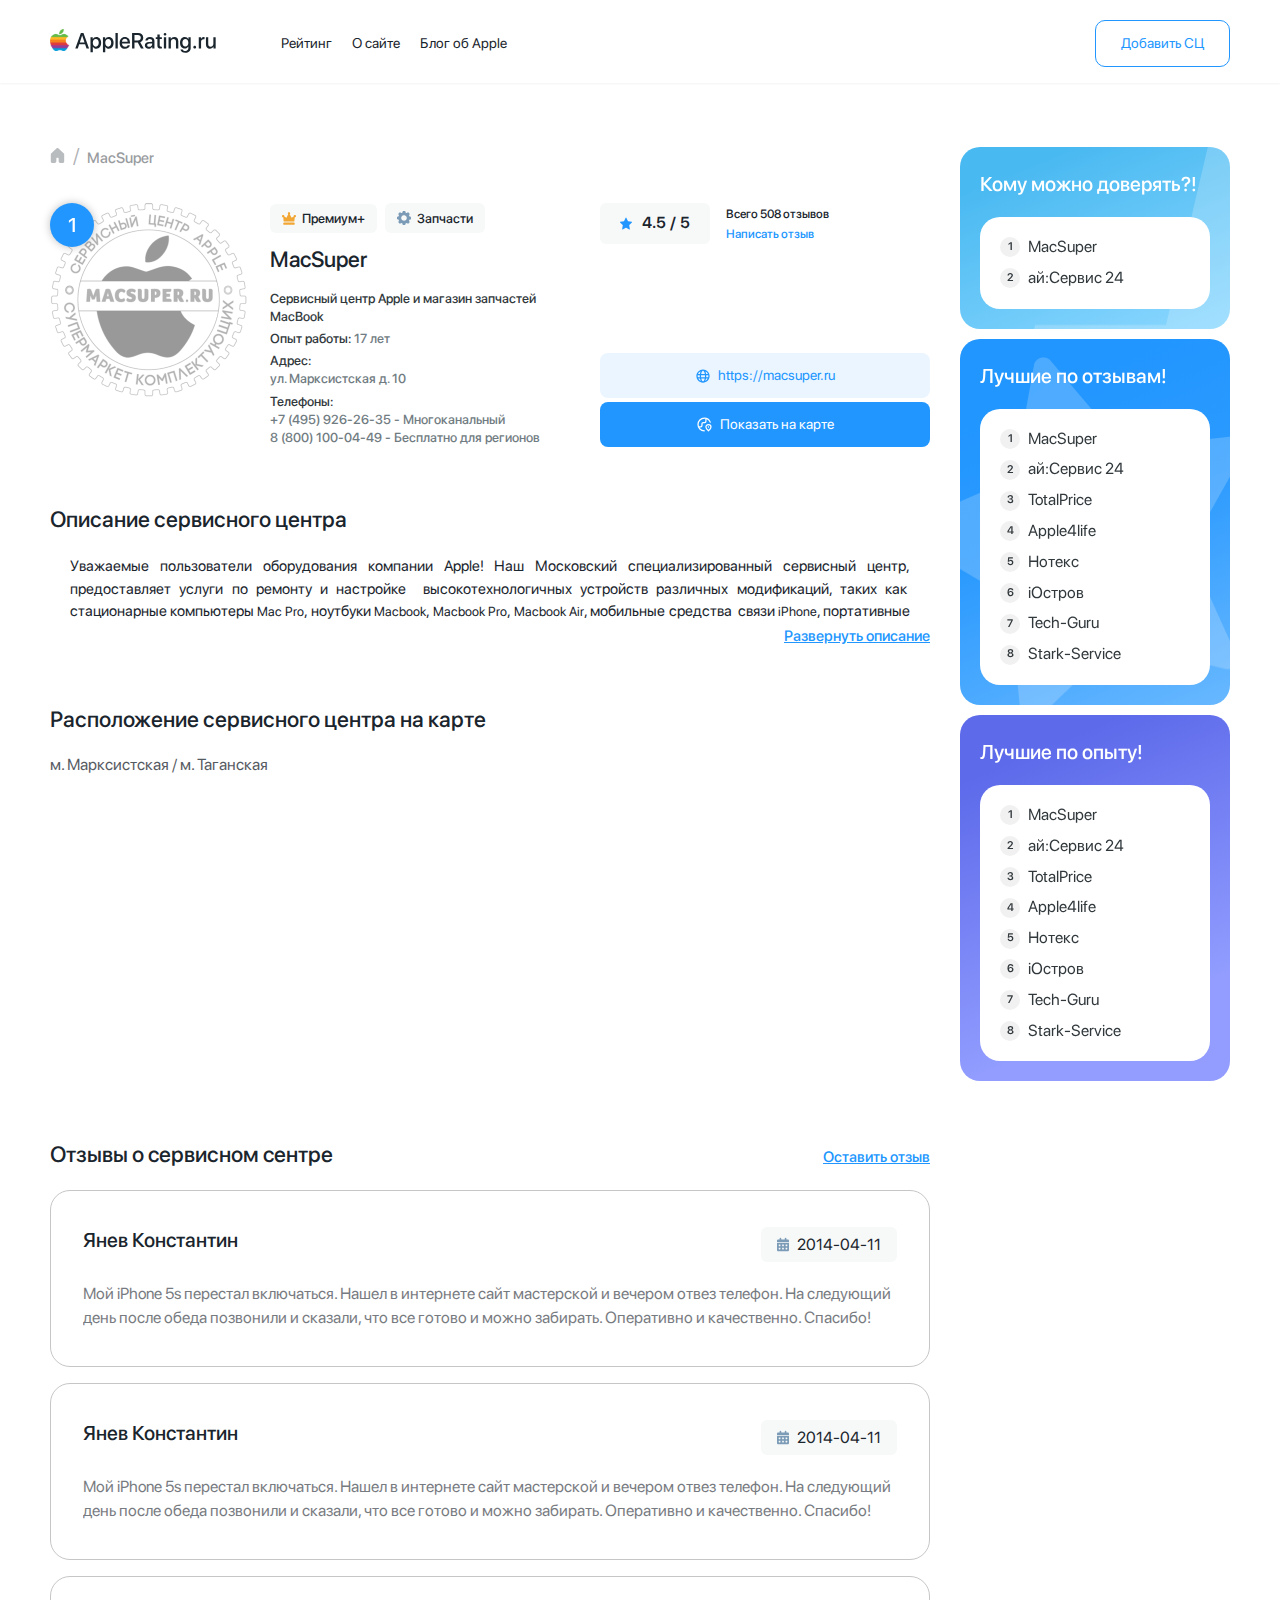
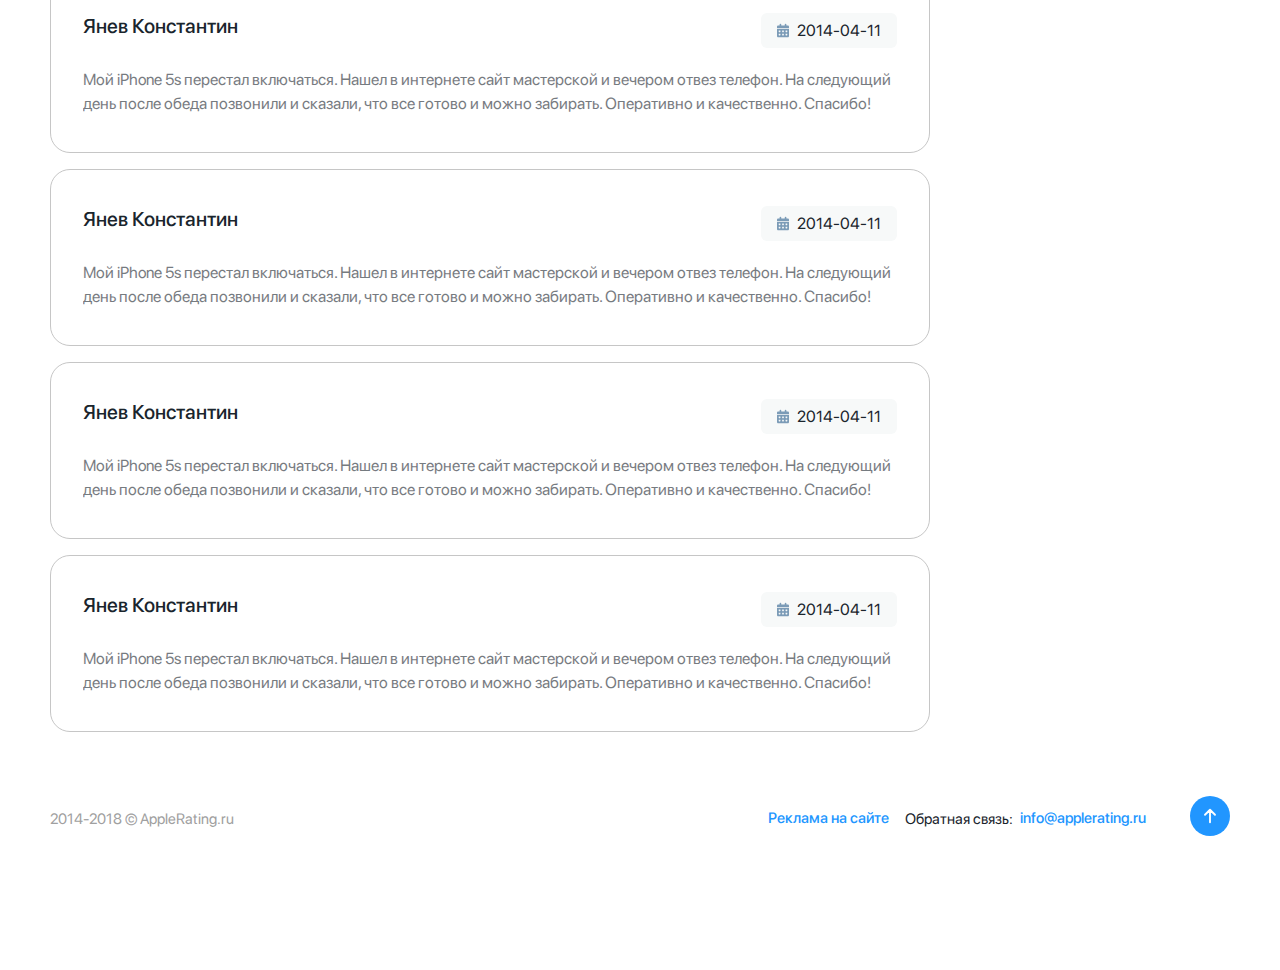
<file: page.html>
<!DOCTYPE html>
<html lang="en">
<head>
    <meta charset="UTF-8">
    <meta name="viewport" content="width=device-width, initial-scale=1.0">
    <title>AppleRating</title>
    <link rel="stylesheet" href="assets/css/style.css">
</head>
<body>
    <header>
        <div class="container">
            <div class="menu_header">
                <a href="index.html" class="logotype">
                    <svg width="167" height="27" viewBox="0 0 167 27" fill="none" xmlns="http://www.w3.org/2000/svg" xmlns:xlink="http://www.w3.org/1999/xlink">
                        <path d="M36.5264 21.5L35.1084 17.3105H29.2002L27.7822 21.5H25.2793L30.876 5.99902H33.4756L39.0723 21.5H36.5264ZM32.1221 8.57715L29.8125 15.377H34.4961L32.1865 8.57715H32.1221ZM46.3877 10.0166C49.2559 10.0166 51.1465 12.2725 51.1465 15.8496C51.1465 19.4268 49.2666 21.6934 46.4307 21.6934C44.8086 21.6934 43.5195 20.8984 42.875 19.6416H42.8213V25.2383H40.501V10.1992H42.7461V12.1436H42.7891C43.4551 10.8438 44.7549 10.0166 46.3877 10.0166ZM45.7754 19.7275C47.6123 19.7275 48.7617 18.2236 48.7617 15.8496C48.7617 13.4863 47.6123 11.9717 45.7754 11.9717C44.0029 11.9717 42.8105 13.5186 42.8105 15.8496C42.8105 18.2021 43.9922 19.7275 45.7754 19.7275ZM58.8271 10.0166C61.6953 10.0166 63.5859 12.2725 63.5859 15.8496C63.5859 19.4268 61.7061 21.6934 58.8701 21.6934C57.248 21.6934 55.959 20.8984 55.3145 19.6416H55.2607V25.2383H52.9404V10.1992H55.1855V12.1436H55.2285C55.8945 10.8438 57.1943 10.0166 58.8271 10.0166ZM58.2148 19.7275C60.0518 19.7275 61.2012 18.2236 61.2012 15.8496C61.2012 13.4863 60.0518 11.9717 58.2148 11.9717C56.4424 11.9717 55.25 13.5186 55.25 15.8496C55.25 18.2021 56.4316 19.7275 58.2148 19.7275ZM65.4658 21.5V5.99902H67.7861V21.5H65.4658ZM74.8975 11.8643C73.2754 11.8643 72.1367 13.0996 72.0186 14.8076H77.6689C77.6152 13.0781 76.5195 11.8643 74.8975 11.8643ZM77.6582 18.1807H79.8604C79.5381 20.2432 77.583 21.7148 74.9941 21.7148C71.6748 21.7148 69.666 19.4697 69.666 15.9033C69.666 12.3584 71.707 9.99512 74.8975 9.99512C78.0342 9.99512 79.9893 12.208 79.9893 15.6348V16.4297H72.0078V16.5693C72.0078 18.5352 73.1895 19.835 75.0479 19.835C76.3691 19.835 77.3467 19.1689 77.6582 18.1807ZM84.4795 8.01855V13.5938H87.8525C89.7109 13.5938 90.7744 12.5732 90.7744 10.8008C90.7744 9.07129 89.6465 8.01855 87.7881 8.01855H84.4795ZM84.4795 15.5381V21.5H82.0732V5.99902H88.0781C91.2686 5.99902 93.2559 7.84668 93.2559 10.7363C93.2559 12.8311 92.1387 14.5283 90.248 15.1621L93.7178 21.5H90.9463L87.7881 15.5381H84.4795ZM99.2607 19.8564C100.883 19.8564 102.15 18.7393 102.15 17.2676V16.376L99.3682 16.5479C97.9824 16.6445 97.1982 17.2568 97.1982 18.2236C97.1982 19.2119 98.0146 19.8564 99.2607 19.8564ZM98.6162 21.6934C96.4033 21.6934 94.8564 20.3184 94.8564 18.2881C94.8564 16.3115 96.3711 15.0977 99.0566 14.9473L102.15 14.7646V13.8945C102.15 12.6377 101.302 11.8857 99.8838 11.8857C98.541 11.8857 97.7031 12.5303 97.499 13.54H95.3076C95.4365 11.499 97.1768 9.99512 99.9697 9.99512C102.709 9.99512 104.46 11.4453 104.46 13.7119V21.5H102.236V19.6416H102.183C101.527 20.8984 100.099 21.6934 98.6162 21.6934ZM107.393 7.52441H109.724V10.1992H111.872V12.0361H109.724V18.2666C109.724 19.2441 110.153 19.6846 111.099 19.6846C111.335 19.6846 111.711 19.6631 111.861 19.6309V21.4678C111.604 21.5322 111.088 21.5752 110.572 21.5752C108.284 21.5752 107.393 20.7051 107.393 18.5244V12.0361H105.749V10.1992H107.393V7.52441ZM113.859 21.5V10.1992H116.18V21.5H113.859ZM115.02 8.54492C114.278 8.54492 113.677 7.9541 113.677 7.22363C113.677 6.48242 114.278 5.8916 115.02 5.8916C115.771 5.8916 116.373 6.48242 116.373 7.22363C116.373 7.9541 115.771 8.54492 115.02 8.54492ZM118.554 21.5V10.1992H120.767V12.0898H120.82C121.433 10.8008 122.636 10.0059 124.376 10.0059C126.868 10.0059 128.297 11.5957 128.297 14.1846V21.5H125.966V14.6357C125.966 12.9385 125.171 12.0039 123.56 12.0039C121.927 12.0039 120.874 13.1641 120.874 14.915V21.5H118.554ZM135.354 19.6201C137.17 19.6201 138.362 18.1484 138.362 15.8174C138.362 13.4971 137.17 11.9717 135.354 11.9717C133.571 11.9717 132.411 13.4648 132.411 15.8174C132.411 18.1807 133.571 19.6201 135.354 19.6201ZM135.376 25.7539C132.712 25.7539 130.735 24.3359 130.445 22.3809H132.776C133.109 23.3262 134.141 23.9492 135.462 23.9492C137.277 23.9492 138.352 22.918 138.352 21.3711V19.5127H138.309C137.675 20.7373 136.343 21.543 134.731 21.543C131.896 21.543 130.037 19.3301 130.037 15.8066C130.037 12.251 131.885 10.0166 134.785 10.0166C136.386 10.0166 137.696 10.8223 138.384 12.1328H138.427V10.1992H140.683V21.2959C140.683 23.9922 138.599 25.7539 135.376 25.7539ZM144.722 21.6182C143.938 21.6182 143.314 20.9951 143.314 20.2109C143.314 19.4268 143.938 18.8037 144.722 18.8037C145.506 18.8037 146.129 19.4268 146.129 20.2109C146.129 20.9951 145.506 21.6182 144.722 21.6182ZM148.761 21.5V10.1992H150.974V12.1221H151.027C151.403 10.8008 152.413 10.0166 153.745 10.0166C154.078 10.0166 154.368 10.0703 154.54 10.1025V12.2617C154.357 12.1865 153.949 12.1328 153.498 12.1328C152.005 12.1328 151.081 13.1318 151.081 14.7324V21.5H148.761ZM165.669 10.1992V21.5H163.445V19.5879H163.392C162.769 20.9414 161.619 21.7041 159.89 21.7041C157.43 21.7041 155.926 20.1035 155.926 17.5146V10.1992H158.246V17.0635C158.246 18.7822 159.062 19.7061 160.663 19.7061C162.339 19.7061 163.349 18.5459 163.349 16.7842V10.1992H165.669Z" fill="#1A252D"/>
                        <rect y="2" width="20" height="22" fill="url(#pattern0_64_2700)"/>
                        <defs>
                        <pattern id="pattern0_64_2700" patternContentUnits="objectBoundingBox" width="1" height="1">
                        <use xlink:href="#image0_64_2700" transform="scale(0.002 0.00181818)"/>
                        </pattern>
                            <image id="image0_64_2700" width="500" height="550" xlink:href="[data-uri]"/>
                        </defs>
                    </svg>
                </a>

                <!-- Бургер-иконка -->
                <div class="burger_icon">
                    <span></span>
                    <span></span>
                    <span></span>
                </div>
    
                <nav class="header_links">
                    <a href="#" class="header_link">Рейтинг</a>
                    <a href="#" class="header_link">О сайте</a>
                    <a href="#" class="header_link">Блог об Apple</a>
                </nav>

                <a href="#" class="btn_small">Добавить СЦ</a>
            </div>  
        </div>

        <!-- Мобильное меню -->
        <nav class="mobile_menu">
            <a href="#" class="mobile_link">Рейтинг</a>
            <a href="#" class="mobile_link">О сайте</a>
            <a href="#" class="mobile_link">Блог об Apple</a>
            <a href="#" class="mobile_btn">Добавить СЦ</a>
        </nav>
    </header>


    <section class="main full_page">
        <div class="container main_container">
            <div class="raiting">

                <div class="breadcrumbs">
                    <a href="index.html" class="home">
                        <svg width="15" height="15" viewBox="0 0 12 13" fill="none" xmlns="http://www.w3.org/2000/svg">
                            <g clip-path="url(#clip0_2002_5817)">
                            <path opacity="1" d="M5.31299 0.26139C5.69849 -0.10308 6.30151 -0.10308 6.68701 0.26139L11.5305 4.84073C11.8302 5.12407 12 5.51829 12 5.9307V11.4999C12 12.3283 11.3284 12.9999 10.5 12.9999H8.5C7.67157 12.9999 7 12.3283 7 11.4999V8.99994C7 8.72383 6.77614 8.49997 6.5 8.49997H5.5C5.22386 8.49997 5 8.72383 5 8.99994V11.4999C5 12.3283 4.32843 12.9999 3.5 12.9999H1.5C0.67157 12.9999 0 12.3283 0 11.4999V5.9307C0 5.51829 0.1698 5.12407 0.46948 4.84073L5.31299 0.26139Z" fill="#1A252D"/>
                            </g>
                        <defs>
                        <clipPath id="clip0_2002_5817">
                        <rect width="12" height="13" fill="white"/>
                        </clipPath>
                        </defs>
                        </svg>
                    </a>

                    <div class="slash">
                        /
                    </div>
                        
                    <a href="page.html" class="item">
                        MacSuper
                    </a>
                </div>

                <div class="raiting_box">
                    <div class="card">
                        <div class="image_box">
                            <div class="rait_place">
                                1
                            </div>
                            <img src="assets/media/serviceImages/service-1.png" alt="image" class="service_logotype">
                        </div>
                        
                        <div class="card_info">
                            <div class="tag_box">
                                <div class="tag">
                                    <svg class="svg-tag-icon" width="14" height="13" viewBox="0 0 11 10" fill="none" xmlns="http://www.w3.org/2000/svg">
                                        <path d="M9.16667 8.18245H1.83333C1.59022 8.18245 1.35706 8.27819 1.18515 8.44862C1.01324 8.61905 0.916667 8.8502 0.916667 9.09122C0.916667 9.33225 1.01324 9.5634 1.18515 9.73383C1.35706 9.90425 1.59022 10 1.83333 10H9.16667C9.40978 10 9.64294 9.90425 9.81485 9.73383C9.98676 9.5634 10.0833 9.33225 10.0833 9.09122C10.0833 8.8502 9.98676 8.61905 9.81485 8.44862C9.64294 8.27819 9.40978 8.18245 9.16667 8.18245Z" fill="#F2A633"/>
                                        <path d="M10.0833 2.27541C9.84022 2.27541 9.60706 2.37115 9.43515 2.54158C9.26324 2.71201 9.16667 2.94316 9.16667 3.18418C9.16676 3.24662 9.17321 3.30888 9.18592 3.37003L7.52125 4.36105L6.11829 1.57929C6.25462 1.45564 6.35007 1.29404 6.39214 1.11567C6.4342 0.937299 6.42091 0.750491 6.35402 0.57974C6.28712 0.408988 6.16973 0.262266 6.01725 0.158811C5.86477 0.0553568 5.68431 0 5.49954 0C5.31477 0 5.13432 0.0553568 4.98183 0.158811C4.82935 0.262266 4.71197 0.408988 4.64507 0.57974C4.57817 0.750491 4.56488 0.937299 4.60695 1.11567C4.64901 1.29404 4.74447 1.45564 4.88079 1.57929L3.47875 4.36105L1.81408 3.37003C1.82679 3.30888 1.83324 3.24662 1.83333 3.18418C1.83333 3.00444 1.77957 2.82874 1.67885 2.6793C1.57812 2.52985 1.43496 2.41337 1.26746 2.34458C1.09996 2.2758 0.91565 2.2578 0.737834 2.29287C0.560018 2.32794 0.396684 2.41449 0.268486 2.54158C0.140288 2.66868 0.0529837 2.83061 0.0176139 3.00689C-0.0177559 3.18318 0.000397174 3.3659 0.0697775 3.53196C0.139158 3.69801 0.256649 3.83995 0.407394 3.9398C0.558139 4.03966 0.735368 4.09296 0.916667 4.09296C0.933625 4.09296 0.949209 4.08887 0.965709 4.08796L1.32 7.27367H9.68L10.0343 4.08796C10.0508 4.08796 10.0664 4.09296 10.0833 4.09296C10.3264 4.09296 10.5596 3.99721 10.7315 3.82678C10.9034 3.65636 11 3.42521 11 3.18418C11 2.94316 10.9034 2.71201 10.7315 2.54158C10.5596 2.37115 10.3264 2.27541 10.0833 2.27541Z" fill="#F2A633"/>
                                    </svg>
                                        
                                    <p class="tag_name">Премиум+</p>
                                </div>
                                <div class="tag">
                                    <svg class="svg-tag-icon" width="14" height="14" viewBox="0 0 11 11" fill="none" xmlns="http://www.w3.org/2000/svg">
                                        <path d="M10.6253 4.42793L9.66835 4.10895C9.60329 3.91111 9.52426 3.71814 9.43187 3.53149L9.89933 2.63506C9.95022 2.53195 9.9675 2.41548 9.94876 2.30203C9.93002 2.18859 9.87619 2.08387 9.79484 2.0026L8.9974 1.22166C8.91807 1.13758 8.81426 1.08064 8.70073 1.05892C8.58719 1.0372 8.4697 1.05181 8.36494 1.10067L7.46851 1.55164C7.28186 1.45924 7.08889 1.38021 6.89105 1.31515L6.59957 0.374721C6.5613 0.26089 6.48683 0.162712 6.38752 0.0951838C6.28822 0.0276555 6.16954 -0.00551175 6.04961 0.000747923H4.94969C4.83439 0.000450305 4.72192 0.0363958 4.62817 0.103504C4.53441 0.170611 4.46412 0.265487 4.42723 0.374721L4.10825 1.33165C3.91041 1.39671 3.71744 1.47574 3.53079 1.56813L2.63436 1.10067C2.53125 1.04978 2.41478 1.0325 2.30133 1.05124C2.18789 1.06998 2.08317 1.12381 2.0019 1.20516L1.22096 2.0026C1.13689 2.08193 1.07994 2.18574 1.05822 2.29927C1.0365 2.41281 1.05111 2.5303 1.09997 2.63506L1.55094 3.53149C1.45854 3.71814 1.37951 3.91111 1.31445 4.10895L0.357522 4.42793C0.251372 4.46758 0.16006 4.53905 0.0960741 4.63257C0.0320877 4.72609 -0.00144968 4.83709 4.80659e-05 4.95039V6.05031C-0.000249552 6.16561 0.0356959 6.27808 0.102804 6.37183C0.169912 6.46559 0.264787 6.53588 0.374021 6.57277L1.33095 6.89175C1.39601 7.08959 1.47504 7.28256 1.56743 7.46921L1.09997 8.36564C1.04908 8.46875 1.0318 8.58522 1.05054 8.69867C1.06928 8.81211 1.12311 8.91683 1.20446 8.9981L1.9854 9.77904C2.06591 9.86672 2.17269 9.92591 2.28971 9.94773C2.40673 9.96955 2.52766 9.95281 2.63436 9.90003L3.53079 9.44906C3.71744 9.54146 3.91041 9.62049 4.10825 9.68555L4.42723 10.6425C4.46688 10.7486 4.53835 10.8399 4.63187 10.9039C4.72539 10.9679 4.83639 11.0014 4.94969 11H6.04961C6.16491 11.0002 6.27738 10.9643 6.37113 10.8972C6.46489 10.8301 6.53518 10.7352 6.57207 10.626L6.89105 9.66905C7.08889 9.60399 7.28186 9.52496 7.46851 9.43256L8.36494 9.88353C8.46805 9.93442 8.58452 9.9517 8.69797 9.93296C8.81141 9.91422 8.91613 9.86039 8.9974 9.77904L9.77834 8.9981C9.86242 8.91877 9.91936 8.81496 9.94108 8.70143C9.9628 8.58789 9.94819 8.4704 9.89933 8.36564L9.44836 7.46921C9.54076 7.28256 9.61979 7.08959 9.68485 6.89175L10.6253 6.60027C10.7391 6.562 10.8373 6.48753 10.9048 6.38822C10.9723 6.28892 11.0055 6.17024 10.9993 6.05031V4.95039C10.9995 4.83509 10.9636 4.72262 10.8965 4.62887C10.8294 4.53511 10.7345 4.46482 10.6253 4.42793ZM5.49965 7.70019C5.06456 7.70019 4.63925 7.57117 4.27748 7.32945C3.91572 7.08773 3.63376 6.74416 3.46726 6.34219C3.30076 5.94022 3.2572 5.49791 3.34208 5.07118C3.42696 4.64445 3.63647 4.25248 3.94413 3.94483C4.25178 3.63717 4.64376 3.42766 5.07048 3.34278C5.49721 3.2579 5.93952 3.30146 6.34149 3.46796C6.74346 3.63446 7.08703 3.91642 7.32875 4.27818C7.57047 4.63995 7.69949 5.06526 7.69949 5.50035C7.69949 6.08378 7.46772 6.64332 7.05517 7.05587C6.64262 7.46842 6.08308 7.70019 5.49965 7.70019Z" fill="#7B9BB7"/>
                                    </svg>
                                        
                                    <p class="tag_name">Запчасти</p>
                                </div>
                            </div>

                            <div class="card_name">
                                MacSuper
                            </div>

                            <div class="card_description">
                                <div class="card_description_item">
                                    Сервисный центр Apple и магазин запчастей MacBook
                                </div>

                                <div class="card_description_box card_description_box-1">
                                    Опыт работы: <span class="data_service" id="data_service">17 лет</span>
                                </div>

                                <div class="card_description_box">
                                    Адрес: 
                                    <span class="data_service" id="data_service">ул. Марксистская д. 10</span>
                                </div>

                                <div class="card_description_box">
                                    Телефоны: 
                                    <span class="data_service" id="data_service">
                                        +7 (495) 926-26-35 - Многоканальный<br>
                                        8 (800) 100-04-49 - Бесплатно для регионов </span>
                                </div>
                            </div>
                        </div>

                        <div class="card_actions">
                            <div class="review_box">
                                <div class="grade_box">
                                    <svg width="12" height="13" viewBox="0 0 12 13" fill="none" xmlns="http://www.w3.org/2000/svg">
                                        <path d="M5.69897 0.696193C5.82211 0.434602 6.17789 0.434602 6.30103 0.696193L7.89507 4.08252C7.94397 4.1864 8.03849 4.2584 8.14783 4.27506L11.7122 4.81808C11.9876 4.86003 12.0975 5.21479 11.8983 5.41841L9.31905 8.0543C9.23993 8.13516 9.20382 8.25166 9.2225 8.36583L9.83137 12.0878C9.87841 12.3753 9.59057 12.5945 9.34429 12.4588L6.15621 10.7015C6.05842 10.6476 5.94158 10.6476 5.84379 10.7015L2.65571 12.4588C2.40943 12.5945 2.12159 12.3753 2.16863 12.0878L2.7775 8.36583C2.79618 8.25166 2.76007 8.13516 2.68095 8.0543L0.101743 5.41841C-0.0974985 5.21479 0.0124457 4.86003 0.287791 4.81808L3.85217 4.27506C3.96151 4.2584 4.05603 4.1864 4.10493 4.08252L5.69897 0.696193Z" fill="#2196FF"/>
                                    </svg>
                                    
                                    <div class="grade_num_box">
                                        <div class="grade_num">4.5</div>
                                        <div class="grade_num">/</div>
                                        <div class="grade_num" id="grade_num">5</div>
                                    </div>
                                </div>

                                <div class="review_text_box">
                                    <div class="title">Всего 508 отзывов</div>
                                    <a href="#write_review" class="review_link">Написать отзыв</a>
                                </div>
                            </div>

                            <div class="btn_box">
                                <a target="_blank" href="https://macsuper.ru" class="btn_big sky_blue">

                                    <svg class="btn-icon" width="14" height="14" viewBox="0 0 14 14" fill="none" xmlns="http://www.w3.org/2000/svg">
                                        <path d="M1.75 4.875C1.40482 4.875 1.125 5.15482 1.125 5.5C1.125 5.84518 1.40482 6.125 1.75 6.125V4.875ZM12.25 6.125C12.5952 6.125 12.875 5.84518 12.875 5.5C12.875 5.15482 12.5952 4.875 12.25 4.875V6.125ZM1.81299 8.24994C1.46781 8.24994 1.18799 8.52976 1.18799 8.87494C1.18799 9.22012 1.46781 9.49994 1.81299 9.49994V8.24994ZM12.313 9.49994C12.6582 9.49994 12.938 9.22012 12.938 8.87494C12.938 8.52976 12.6582 8.24994 12.313 8.24994V9.49994ZM12.375 7C12.375 9.96853 9.96853 12.375 7 12.375V13.625C10.6589 13.625 13.625 10.6589 13.625 7H12.375ZM7 12.375C4.03147 12.375 1.625 9.96853 1.625 7H0.375C0.375 10.6589 3.34111 13.625 7 13.625V12.375ZM1.625 7C1.625 4.03147 4.03147 1.625 7 1.625V0.375C3.34111 0.375 0.375 3.34111 0.375 7H1.625ZM7 1.625C9.96853 1.625 12.375 4.03147 12.375 7H13.625C13.625 3.34111 10.6589 0.375 7 0.375V1.625ZM7 12.375C6.84435 12.375 6.64681 12.3055 6.41265 12.0791C6.17548 11.8499 5.93334 11.4879 5.71644 10.9921C5.28346 10.0024 5 8.5915 5 7H3.75C3.75 8.72221 4.05417 10.3113 4.57125 11.4932C4.82938 12.0832 5.15289 12.5999 5.54382 12.9778C5.93776 13.3587 6.43077 13.625 7 13.625V12.375ZM5 7C5 5.4085 5.28346 3.99755 5.71644 3.00787C5.93334 2.5121 6.17548 2.15014 6.41265 1.92085C6.64681 1.69447 6.84435 1.625 7 1.625V0.375C6.43077 0.375 5.93776 0.641315 5.54382 1.02217C5.15289 1.40011 4.82938 1.91683 4.57125 2.50685C4.05417 3.68874 3.75 5.27779 3.75 7H5ZM7 13.625C7.56923 13.625 8.06224 13.3587 8.45618 12.9778C8.84712 12.5999 9.17062 12.0832 9.42875 11.4932C9.94583 10.3113 10.25 8.72221 10.25 7H9C9 8.5915 8.71654 10.0024 8.28356 10.9921C8.06666 11.4879 7.82452 11.8499 7.58735 12.0791C7.35319 12.3055 7.15565 12.375 7 12.375V13.625ZM10.25 7C10.25 5.27779 9.94583 3.68874 9.42875 2.50685C9.17062 1.91683 8.84712 1.40011 8.45618 1.02217C8.06224 0.641315 7.56923 0.375 7 0.375V1.625C7.15565 1.625 7.35319 1.69447 7.58735 1.92085C7.82452 2.15014 8.06666 2.5121 8.28356 3.00787C8.71654 3.99755 9 5.4085 9 7H10.25ZM1.75 6.125H12.25V4.875H1.75V6.125ZM1.81299 9.49994H12.313V8.24994H1.81299V9.49994Z" fill="#2196FF"/>
                                    </svg>
                                        
                                    https://macsuper.ru
                                </a>

                                <a href="#map_service" class="btn_big blue">
                                    <svg class="btn-icon"  width="15" height="15" viewBox="0 0 15 15" fill="none" xmlns="http://www.w3.org/2000/svg">
                                        <path d="M7.34146 13.8416C3.83917 13.8416 1 11.0024 1 7.50015C1 3.99786 3.83917 1.15869 7.34146 1.15869C10.0028 1.15869 12.2812 2.79809 13.222 5.1221M1.79268 9.8782H3.64228C4.37192 9.8782 4.96341 9.28671 4.96341 8.55706V6.83958C4.96341 6.10994 5.55491 5.51845 6.28455 5.51845H7.60569C8.33533 5.51845 8.92683 4.92695 8.92683 4.19731V1.95137M11.4634 10.0367V9.98905M14 9.98159C14 11.6359 11.4634 13.8416 11.4634 13.8416C11.4634 13.8416 8.92683 11.6359 8.92683 9.98159C8.92683 8.61113 10.0625 7.50015 11.4634 7.50015C12.8643 7.50015 14 8.61113 14 9.98159Z" stroke="white" stroke-width="1.25" stroke-linecap="round" stroke-linejoin="round"/>
                                    </svg>
                                        
                                    Показать на карте
                                </a>
                            </div>
                        </div>
                    </div>

                    <div class="more_info">
                        <div class="h4">Описание сервисного центра</div>

                        <div class="expandable-content">
                            <div class="description">
                                <div class="content">
                                    <div class="about_box">
                            
                                        <div class="inner" style="margin: 0px auto; padding: 0px 20px; color: rgb(119, 119, 119); ">
                                            <p style="margin: 0px 0px 20px; text-align: justify;">
                                                Уважаемые пользователи оборудования компании Apple! Наш Московский специализированный сервисный центр, предоставляет услуги по ремонту и настройке&nbsp; высокотехнологичных устройств различных модификаций, таких как&nbsp; стационарные компьютеры&nbsp;<font color="#0088cc" size="2"><span style="cursor: pointer;">Mac</span></font><font color="#0088cc" size="2"><span style="cursor: pointer;"> Pro</span></font>, ноутбуки&nbsp;<font color="#0088cc" size="2"><span style="cursor: pointer;">Macboo</span></font><font color="#0088cc" size="2"><span style="cursor: pointer;">k</span></font>,&nbsp;<font color="#0088cc" size="2"><span style="cursor: pointer;">Macbook </span></font><font color="#0088cc" size="2"><span style="cursor: pointer;">Pro</span></font>,&nbsp;<font color="#0088cc" size="2"><span style="cursor: pointer;">Macb</span></font><font color="#0088cc" size="2"><span style="cursor: pointer;">ook Air</span></font>, мобильные средства &nbsp;связи&nbsp;<font color="#0088cc" size="2"><span style="cursor: pointer;">iPh</span></font><font color="#0088cc" size="2"><span style="cursor: pointer;">one</span></font>, портативные аудио плейеры iPod, планшетные устройства&nbsp;<font color="#0088cc" size="2"><span style="cursor: pointer;">iP</span></font><font color="#0088cc" size="2"><span style="cursor: pointer;">ad</span></font>, и конечно моноблоки&nbsp;<font color="#0088cc" size="2"><span style="cursor: pointer;">iMa</span></font><font color="#0088cc" size="2"><span style="cursor: pointer;">c</span></font>.</p>
                                            <p style="margin: 0px 0px 20px; text-align: justify; text-indent: 35.4pt;">
                                                Продукция фирмы Apple отличается безупречным качеством, и по праву сегодня считается лидером продаж на мировом рынке, но в процессе их &nbsp;ежедневной эксплуатации, возникают потребности оперативного ремонта.</p>
                                            <p style="margin: 0px 0px 20px; text-align: justify; text-indent: 35.4pt;">
                                                Так как, основной причиной обращения в гарантийный сервисный центр является механическое воздействие на устройство или попадание всевозможных жидкостей внутрь корпуса, то в таком случае вам будет отказано в гарантийном ремонте и будет предложено продать оборудование на запчасти по минимальной цене, что вас может не устроить.</p>
                                            <p style="margin: 0px 0px 20px; text-align: justify; text-indent: 35.4pt;">
                                                Специалисты нашего сервисного центра, имея в арсенале весь перечень &nbsp;оригинальных комплектующих на всю продукцию фирмы Apple и практические навыки особенностей технической конструкции устройств, помогут в решении вашей проблемы.</p>
                                            <p style="margin: 0px 0px 20px; text-align: justify; text-indent: 35.4pt;">
                                                И так Уважаемый пользователь продукции Apple, Вы обнаружили неисправность вашего устройства. До момента устранения этой неисправности Ваш электронный помощник проходит следующие этапы:</p>
                                            <ol style="list-style-type: upper-roman;">
                                                <li>
                                                    ДИАГНОСТИКА. Осуществляется нашими квалифицированными сотрудниками бесплатно, даже, если Вы&nbsp; откажитесь от наших дальнейших услуг. Если в процессе диагностики потребуется разборка корпуса вашего оборудования, мы предусмотрительно проведем профилактические работы такие, как замена термопасты элементов охлаждения, чистка от пыли кулеров и &nbsp;материнской платы, чистка от окислов шлейфов и разъемов,&nbsp; ведь не секрет, что одна из самых распространенных причин сбоя работы MacBook – это перегрев. Пользователи зачастую пренебрегают проведению профилактических работ и сталкиваются&nbsp; с дополнительными расходами на ремонтные работы, ведь из-за перегрева выходят из строя жесткие диски, видеоадаптеры, платы зарядки и даже материнские платы, а также сбои в работе программного обеспечения. Мы настоятельно рекомендуем вовремя проводить профилактическое обслуживание ваших электронных друзей в специализированных сервисных центрах у квалифицированных специалистов с использованием профессионального оборудования, так как из-за уникальной конструкции и специфического алгоритма сборки в кустарных условиях устройству может быть нанесен непоправимый урон и далее неоправданные расходы.</li>
                                                <li>
                                                    ЦЕНА ВОПРОСА. После диагностики мы называем точную стоимость ремонта и замены деталей. Мы предоставляем скидки на комплексный ремонт</li>
                                                <li>
                                                    РЕМОНТ. При необходимости замены неисправных деталей мы используем только оригинальные комплектующие Apple. Если в процессе ремонта обнаруживаются дополнительные проблемы, мы обязательно сообщаем Вам об этом до окончания ремонта.&nbsp;</li>
                                                <li>
                                                    ГАРАНТИЯ КАЧЕСТВА. После выполнения вашего заказа мы даем гарантию на проведенные виды работ до одного года, благодаря использованию профессионального оборудования и оригинальных запчастей.&nbsp;</li>
                                            </ol>
                                            <p style="margin: 0px 0px 20px; text-align: justify; text-indent: 35.4pt;">
                                                Наряду с вышеуказанными услугами, Сервисный центр предлагает различные виды консультаций по вопросам эксплуатации техники Apple, резервное копирование данных с жесткого диска, установке и настройке программного обеспечения и&nbsp; приложений к нему, при этом&nbsp; используются&nbsp; только лицензионные программы и приложения, что гарантирует отсутствие сбоев и ошибок.</p>
                                        </div>
                                        <div class="inner" style=" margin: 0px auto; padding: 0px 20px; color: rgb(119, 119, 119); ">
                                            <p style="margin: 0px 0px 20px;">
                                                <span style="font-size: 14px;">Специализация</span></p>
                                            <p style="margin: 0px 0px 20px;">
                                                <span>Наша компания «Macsuper» специализируется на ремонте, продаже оригинальных запчастей и настройке оборудования Apple MacBook (Макбук) A1342, A1181, MacBook Pro (Макбук Про) A1278, A1286, A1297, A1425 Retina, A1398 Retina, MacBook Air (Макбук Эир) A1237, A1370, A1369, A1465, A1466, iMac ( АйМак) 21, 24, 27 дюймов, A1311, A1418, A1312, A1419, Mac Pro ( Мак Про), Mac mini, iPod classic, iPod nano, iPad, iPad mini, iPhone. Наша сервисный центр предоставляет услуги по компонентному ремонту материнских плат (видеочипов, wi-fi модулей, 3G модулей, антенн, контролеров питания). У нас Вы можете приобрести, а так же произвести замену&nbsp; клавиатур, дисплеев, матриц, тачпадов (трекпадов), плат электропитания Magsafe, вентиляторов (кулеров), топкейсов (topcase), разъемов и шлейфов, аккумуляторов, жестких дисков (HDD, SSD), оптических приводов, зарядных устройств.</span></p>
                                        </div>
                                    </div>
                                </div>
                            </div>
                            <div class="action_box_accordeon">
                                <a class="about_action">Развернуть описание</a>
                            </div>
                        </div>
                        

                        <!-- скрипт для аккордеона -->
                        <script>
                            document.addEventListener('DOMContentLoaded', () => {
                                const button = document.querySelector('.about_action');
                                const description = document.querySelector('.description');

                                button.addEventListener('click', () => {
                                    description.classList.toggle('expanded');
                                    button.textContent = description.classList.contains('expanded') ? 'Скрыть описание' : 'Развернуть описание';

                                    window.scrollTo({
                                        top: 0,
                                        left: 0,
                                        behavior: 'smooth'
                                                
                                    });
                                });
                            });
                        </script>

                        <!-- расположение сц на карте  -->
                        <div class="map_box" id="map_service">
                            <div class="h4">Расположение сервисного центра на карте</div>
                            <div class="adress">м. Марксистская / м. Таганская</div>

                            <div class="place_for_map_code">
                                <iframe src="https://yandex.ru/map-widget/v1/?scroll=false&amp;source=constructor-api&amp;um=constructor%3A3X2BlYcu1LUCy27dmBVopCnklhljPbi8" frameborder="0" allowfullscreen="true" width="762px" height="250px" style="display: block;"></iframe>
                            </div>

                        
                        </div>

                        <!-- отзывы о сц -->
                        <div class="for_reviews_name_box">
                            <div class="h4">Отзывы о cервисном cентре</div>
                            <a href="#get_comment" class="review_action">Оставить отзыв</a>
                        </div>

                        <div class="reviews_for_service">
                            <div class="new_comments_box">
                                <div class="comment_item">
                                    <div class="header_comment">
                                        <div class="commentator_name">Янев Константин</div>
                                        <div class="date">
                                            <img src="assets/media/icons/date_icon.svg" alt="Дата публикакации комментария">
                                            2014-04-11
                                        </div>
                                    </div>

                                    <div class="text_comment">
                                        Мой iPhone 5s перестал включаться. Нашел в интернете сайт мастерской и вечером отвез телефон. На следующий день после обеда позвонили и сказали, что все готово и можно забирать. Оперативно и качественно. Спасибо!
                                    </div>
                                </div>

                                <div class="comment_item">
                                    <div class="header_comment">
                                        <div class="commentator_name">Янев Константин</div>
                                        <div class="date">
                                            <img src="assets/media/icons/date_icon.svg" alt="Дата публикакации комментария">
                                            2014-04-11
                                        </div>
                                    </div>

                                    <div class="text_comment">
                                        Мой iPhone 5s перестал включаться. Нашел в интернете сайт мастерской и вечером отвез телефон. На следующий день после обеда позвонили и сказали, что все готово и можно забирать. Оперативно и качественно. Спасибо!
                                    </div>
                                </div>

                                <div class="comment_item">
                                    <div class="header_comment">
                                        <div class="commentator_name">Янев Константин</div>
                                        <div class="date">
                                            <img src="assets/media/icons/date_icon.svg" alt="Дата публикакации комментария">
                                            2014-04-11
                                        </div>
                                    </div>

                                    <div class="text_comment">
                                        Мой iPhone 5s перестал включаться. Нашел в интернете сайт мастерской и вечером отвез телефон. На следующий день после обеда позвонили и сказали, что все готово и можно забирать. Оперативно и качественно. Спасибо!
                                    </div>
                                </div>

                                <div class="comment_item">
                                    <div class="header_comment">
                                        <div class="commentator_name">Янев Константин</div>
                                        <div class="date">
                                            <img src="assets/media/icons/date_icon.svg" alt="Дата публикакации комментария">
                                            2014-04-11
                                        </div>
                                    </div>

                                    <div class="text_comment">
                                        Мой iPhone 5s перестал включаться. Нашел в интернете сайт мастерской и вечером отвез телефон. На следующий день после обеда позвонили и сказали, что все готово и можно забирать. Оперативно и качественно. Спасибо!
                                    </div>
                                </div>

                                <div class="comment_item">
                                    <div class="header_comment">
                                        <div class="commentator_name">Янев Константин</div>
                                        <div class="date">
                                            <img src="assets/media/icons/date_icon.svg" alt="Дата публикакации комментария">
                                            2014-04-11
                                        </div>
                                    </div>

                                    <div class="text_comment">
                                        Мой iPhone 5s перестал включаться. Нашел в интернете сайт мастерской и вечером отвез телефон. На следующий день после обеда позвонили и сказали, что все готово и можно забирать. Оперативно и качественно. Спасибо!
                                    </div>
                                </div>

                                <div class="comment_item">
                                    <div class="header_comment">
                                        <div class="commentator_name">Янев Константин</div>
                                        <div class="date">
                                            <img src="assets/media/icons/date_icon.svg" alt="Дата публикакации комментария">
                                            2014-04-11
                                        </div>
                                    </div>

                                    <div class="text_comment">
                                        Мой iPhone 5s перестал включаться. Нашел в интернете сайт мастерской и вечером отвез телефон. На следующий день после обеда позвонили и сказали, что все готово и можно забирать. Оперативно и качественно. Спасибо!
                                    </div>
                                </div>
                            </div>

                            <div class="vk_comments" id="write_review">
                                <!-- добавить комментарий через Вконтакте-->
                                
                            </div>
                        </div>
                    </div>
                </div>
            </div>
            
            <div class="banners">
                <div class="banner banner-1">
                    <div class="banner_name">Кому можно доверять?!</div>
                    <div class="list_banner_box">
                        <div href="#"class="banner_list_item">
                            <div class="icon-banner" id="icon-banner">1</div>
                            <a href="#" class="text">МacSuper</a>
                        </div>
                        <div class="banner_list_item">
                            <div class="icon-banner" id="icon-banner">2</div>
                            <a href="#" class="text">ай:Сервис 24</a>
                        </div>
                    </div>
                </div>

                <div class="banner banner-2">
                    <div class="banner_name">Лучшие по отзывам!</div>
                        <div class="list_banner_box">
                            <div class="banner_list_item">
                                <div class="icon-banner" id="icon-banner">1</div>
                                <a href="#" class="text">МacSuper</a>
                            </div>

                            <div class="banner_list_item">
                                <div class="icon-banner" id="icon-banner">2</div>
                                <a href="#" class="text">ай:Сервис 24</a>
                            </div>

                            <div class="banner_list_item">
                                <div class="icon-banner" id="icon-banner">3</div>
                                <a href="#" class="text">TotalPrice</a>
                            </div>

                            <div class="banner_list_item">
                                <div class="icon-banner" id="icon-banner">4</div>
                                <a href="#" class="text">Apple4life</a>
                            </div>

                            <div class="banner_list_item">
                                <div class="icon-banner" id="icon-banner">5</div>
                                <a href="#" class="text">Нотекс</a>
                            </div>

                            <div class="banner_list_item">
                                <div class="icon-banner" id="icon-banner">6</div>
                                <a href="#" class="text">iОстров</a>
                            </div>

                            <div class="banner_list_item">
                                <div class="icon-banner" id="icon-banner">7</div>
                                <a href="#" class="text">Tech-Guru</a>
                            </div>

                            <div class="banner_list_item">
                                <div class="icon-banner" id="icon-banner">8</div>
                                <a href="#" class="text">Stark-Service</a>
                            </div>
                        </div>
                </div>

                <div class="banner banner-3">
                    <div class="banner_name">Лучшие по опыту!</div>
                    <div class="list_banner_box">
                        <div class="banner_list_item">
                            <div class="icon-banner" id="icon-banner">1</div>
                            <a href="#" class="text">МacSuper</a>
                        </div>

                        <div class="banner_list_item">
                            <div class="icon-banner" id="icon-banner">2</div>
                            <a href="#" class="text">ай:Сервис 24</a>
                        </div>

                        <div class="banner_list_item">
                            <div class="icon-banner" id="icon-banner">3</div>
                            <a href="#" class="text">TotalPrice</a>
                        </div>

                        <div class="banner_list_item">
                            <div class="icon-banner" id="icon-banner">4</div>
                            <a href="#" class="text">Apple4life</a>
                        </div>

                        <div class="banner_list_item">
                            <div class="icon-banner" id="icon-banner">5</div>
                            <a href="#" class="text">Нотекс</a>
                        </div>

                        <div class="banner_list_item">
                            <div class="icon-banner" id="icon-banner">6</div>
                            <a href="#" class="text">iОстров</a>
                        </div>

                        <div class="banner_list_item">
                            <div class="icon-banner" id="icon-banner">7</div>
                            <a href="#" class="text">Tech-Guru</a>
                        </div>

                        <div class="banner_list_item">
                            <div class="icon-banner" id="icon-banner">8</div>
                            <a href="#" class="text">Stark-Service</a>
                        </div>
                    </div>
                </div>
            </div>
        </div>
    </section>

    <footer>
        <div class="container">
            <div class="footer_box">
                <div class="copyright">2014-2018 © AppleRating.ru</div>

                <div class="footer_links">
                    <a href="#" class="footer_link">Реклама на сайте</a>

                    <div class="call_box">
                        <p>Обратная связь: </p>
                        <a href="mailto:info@applerating.ru" class="footer_link">info@applerating.ru</a>
                    </div>
                </div>

                <a class="btn-up" id="btn-up">
                    <svg width="40" height="40" viewBox="0 0 32 32"     fill="none" xmlns="http://www.w3.org/2000/svg">
                    <rect width="32" height="32" rx="16" fill="#2196FF"/>
                    <path d="M16 21L16 11M16 11L12 15M16 11L20 15" stroke="white" stroke-width="1.5" stroke-linecap="round" stroke-linejoin="round"/>
                    </svg>
                </a>
            </div>
        </div>
    </footer>

    <!-- скролл наверх -->
    <script>
        const btnUp = {
  el: document.querySelector('.btn-up'),
  show() {
    // удалим у кнопки класс btn-up_hide
    this.el.classList.remove('btn-up_hide');
  },
  hide() {
    // добавим к кнопке класс btn-up_hide
    this.el.classList.add('btn-up_hide');
  },
  addEventListener() {
    // при прокрутке содержимого страницы
    window.addEventListener('scroll', () => {
      // определяем величину прокрутки
      const scrollY = window.scrollY || document.documentElement.scrollTop;
      // если страница прокручена больше чем на 400px, то делаем кнопку видимой, иначе скрываем
      scrollY > 700 ? this.show() : this.hide();
    });
    // при нажатии на кнопку .btn-up
    document.querySelector('.btn-up').onclick = () => {
      // переместим в начало страницы
      window.scrollTo({
        top: 0,
        left: 0,
        behavior: 'smooth'
				
      });
    }
  }
}

btnUp.addEventListener();

function animateScrollTo(scrollValue, animationTime, selector){
	if(typeof animationTime === "undefined"){
			animationTime = 520;
	}


	if(typeof selector === "undefined"){
			selector = "html, body";
	}

	jQuery(selector).animate({scrollTop: scrollValue}, animationTime);
}
    </script>


<!-- burger menu -->
<script>
    const menu = document.querySelector('.mobile_menu');
    const burger = document.querySelector('.burger_icon');

    burger.addEventListener('click', () => {
        if (menu.classList.contains('active')) {
            menu.classList.remove('active');
            menu.style.transform = 'translateX(-100%)'; // Обратная анимация закрытия
        } else {
            menu.classList.add('active');
            menu.style.transform = 'translateX(0)'; // Анимация появления
        }
        
        burger.classList.toggle('active'); // Меняем иконку на крестик и обратно
    });


</script>

    
</body>
</html>
</file>
<file: assets/css/style.css>
/* сброс настроек css */
* {
    margin: 0;
    padding: 0;
    box-sizing: border-box;
    font-family: Font;
    text-decoration: none;
    color: #1A252D;
    letter-spacing: 1%;
    font-weight: 400;
    scroll-behavior: smooth;
    transition: all 0.5s ease;
}

:root {
    /* --accent-color: var(--color-twitch-purple-10); */
    --accent-color: #2196FF;

}





@font-face {
    font-family: Font;
    src: url('../fonts/SFProDisplay/SF-Pro-Display-Light.otf');
    font-style: normal;
    font-weight: 300;
}

@font-face {
    font-family: Font;
    src: url('../fonts/SFProDisplay/SF-Pro-Display-Regular.otf');
    font-style: normal;
    font-weight: 400;
}

@font-face {
    font-family: Font;
    src: url('../fonts/SFProDisplay/SF-Pro-Display-Medium.otf');
    font-style: normal;
    font-weight: 500;
}

@font-face {
    font-family: Font;
    src: url('../fonts/SFProDisplay/SF-Pro-Display-Semibold.otf');
    font-style: normal;
    font-weight: 600;
}

.container {
    max-width: 1180px;
    margin: 0 auto;
}

/* Стиль для всего скроллбара */
::-webkit-scrollbar {
    width: 12px; /* Ширина вертикального скроллбара */
    height: 12px; /* Высота горизонтального скроллбара */
}

/* Стиль для фона трека скроллбара (задняя часть) */
::-webkit-scrollbar-track {
    background: #f0f0f0; /* Цвет фона трека скроллбара */
    border-radius: 10px; /* Округление краев трека */
}

/* Стиль для "ползунка" скроллбара (то, что перемещается) */
::-webkit-scrollbar-thumb {
    background: #c9c9c9; /* Цвет ползунка */
    border-radius: 8px; /* Округление краев ползунка */
}

/* Стиль для ползунка при наведении курсора */
::-webkit-scrollbar-thumb:hover {
    background: #555; /* Цвет ползунка при наведении курсора */
}


div::-webkit-scrollbar {
    background: #f7f6f5;
    width: 15px;
    height: 15px; 
}

div::-webkit-scrollbar-thumb {
    background: #c5c5c5;
}

/* header */

header {
    /* top: 0; */
    /* position: fixed;
    z-index: 100500; */
    width: 100%;
    /* border: 1px solid #dcdcdc; */
    /* border-width: 0px 0px 1px 0px; */
    background: #ffffff;
    padding: 20px 0px 16px 0px;
    box-shadow: rgba(0, 0, 0, 0.05) 0px 1px 2px 0px;
}

.menu_header {
    display: flex;
    align-items: center;
    justify-content: space-between;
}

.logotype {
    z-index: 21;
}

nav {
    display: flex;
    align-items: center;
    gap: 20px;
    margin-left: 64px;
    margin-right: auto;
}

.header_link {
    position: relative;
    font-size: 14px;
}

.header_link::after {
    content: " ";
    position: absolute;
    width: 100%;
    height: 1px;
    background: var(--accent-color);
    left: 0;
    bottom: -4px;
    opacity: 0;
}

.header_link:hover::after {
    transition: 500ms;
    opacity: 1;
}

.header_link:not(:hover)::after {
    transition: 300ms;
}

.header_link:hover {
    color:var(--accent-color);
}

.btn_small {
    display: flex;
    flex-direction: row;
    justify-content: center;
    align-items: center;
    padding: 14px 25px;
    border: 1px solid var(--accent-color);
    border-radius: 10px;
    

    font-weight: 400;
    font-size: 14px;
    line-height: 17px;
    color: var(--accent-color);
}

.btn_small:hover {
    cursor: pointer;
    transition: 300ms;
    background: var(--accent-color);
    color: #ffffff; 
    border: 1px solid transparent;
}

/* main */

.main {
    margin: 64px 0 0 0;
}

.main_container {
    display: flex;
    align-items: start;
    gap: 30px;
}

/* raiting of services */

.raiting {
    min-width: 880px;
}

h1 {
    font-weight: 500;
    font-size: 36px;
    line-height: 120%;
    letter-spacing: -0.02em;
    color: #1A252D;
}

.table_for_raiting {
    margin: 56px 0px 20px 0px;
    display: grid;
    grid-template-columns: 225px 310px 1fr;
    gap: 20px;
}

.item_of_table {
    font-weight: 500;
    font-size: 12px;
    line-height: 130%;
    color: #717C82;
}

.filter_box {
    display: flex;
    align-items: center;
    justify-content: space-between;
}

.filter_active_element {
    font-weight: 500;
    font-size: 13px;
    line-height: 16px;
    text-decoration-line: underline;
    color: var(--accent-color);
}

.filter_accordeon {
    position: relative;
    display: flex;
    align-items: center;
    gap: 4px;
}

.sort {
    font-weight: 500;
    font-size: 13px;
    line-height: 16px;
    color: #1A252D;
}

/* accordeon_madal */


.accordeon_modal {
    z-index: 11;
    position: absolute;
    top: 25px;
    right: -16px;
    
    padding: 20px;
    border: none;
    border-radius: 15px;
    background: #fff;
    box-shadow: 0px 0px 15px #00000025;

    display: flex;
    align-items: start;
    flex-direction: column;
    gap: 8px;

    opacity: 0; /* Начальное состояние невидимости */
    transform: translateY(-20px); /* Начальное состояние смещения */
    transition: opacity 300ms, transform 300ms; /* Плавный переход */
    animation-direction: reverse;

}

/* Стили для видимого состояния */
.accordeon_modal_visible {
    opacity: 1;
    transform: translateY(0);
    animation-direction: reverse;
    animation: slideIn 300ms ease-out forwards; /* Запуск анимации при появлении */
}

/* Ключевые кадры для анимации */
@keyframes slideIn {
    from {
        opacity: 0;
        transform: translateY(-20px);
    }
    to {
        opacity: 1;
        transform: translateY(0);
    }
}

.accordeon_modal_hidden {
    display: none;
}

.accordeon_modal_visible {
    display: block;
}


/* accordeon animation */


.filter_list {
    display: grid;
    grid-template-columns: 1fr;
    list-style-type: none;
    gap: 4px;
}

.filter_element {
    font-size: 13px;
    text-decoration: none;
    color: #717C82;
}

.filter_element:hover {
    color: var(--accent-color);
    transition: 300ms;
}


/* raiting_box */

.raiting_box {
    display: flex;
    flex-direction: column;
    gap: 20px;
}

.card {
    /* display: flex;
    flex-direction: row;
    align-items: flex-start; */


    
    display: grid;
    grid-template-columns: calc(225px - 25px) 310px 1fr;
    padding: 25px;
    gap: 20px;
    border: 1px solid #E9E9E9;
    background: #ffffff;
    border-radius: 20px;
}

/* 1 section of card */

.image_box {
    position: relative;
    width: 200px;
    height: 200px;
    display: flex;
    align-items: center;
    justify-content: center;
}

.service_logotype {
    max-width: 100%;
    z-index: 9;

}

.service_logotype:hover {
    transition: 300ms;
    transform: scale(0.95)
}

.rait_place {
    /* circle */
    position: absolute;
    z-index: 10;
    width: 44px;
    height: 44px;
    left: 0px;
    top: 0px;
    background: var(--accent-color);
    box-shadow: 0px 0px 8.6px rgba(0, 0, 0, 0.25);
    border-radius: 900px;
    color: #ffffff;
    /* text */
    display: flex;
    align-items: center;
    justify-content: center;
    font-weight: 500;
    font-size: 20px;
    line-height: 130%;
    letter-spacing: -0.04em;
    color: #FFFFFF;
}

/* 2 section of card */

.tag_box {
    display: flex;
    align-items: center;
    gap: 8px;
    margin-bottom: 12px;
}

.tag {
display: flex;
align-items: end;
flex-direction: row;
padding: 8px 12px;
gap: 6px;
background: #F7F9F9;
border-radius: 6px;
}

.tag:hover {
    transition: 300ms;
    filter: brightness(98%);
}

.svg-tag-icon {
    position: relative;
    /* top: px; */
}

.tag_name {
    font-weight: 500;
    font-size: 13px;
    line-height: 13px;
    text-align: center;
    color: #1A252D;
}

.card_name {    
    font-weight: 500;
    font-size: 22px;
    line-height: 130%;
    color: #1A252D;
    margin-bottom: 16px;
}

.card_description {
    display: flex;
    align-items: start;
    flex-direction: column;
    gap: 4px;
}


.card_description_item, .card_description_box{
     /* text */
    font-weight: 500;
    font-size: 13px;
    line-height: 140%;
    color: #32393D;
}

.card_description_box {
    /* layout */
    display: flex;
    align-items: start;
    flex-direction: column;
}

.card_description_box-1 {
    /* layout */
    display: block;
}


.data_service {
    font-weight: 500;
    font-size: 13px;
    line-height: 140%;
    color: #717C82;
}

/* 3 section of card */

.review_box {
    display: flex;
    align-items: center;
    flex-direction: row;
    gap: 16px;
}

.grade_box {
    display: flex;
    flex-direction: row;
    justify-content: center;
    align-items: center;
    padding: 10px 20px;
    gap: 10px;
    background: linear-gradient(0deg, #F7F9F9, #F7F9F9), #F7F9F9;
    border-radius: 6px;
}

.grade_box:hover {
    transition: 300ms;
    filter: brightness(98%);
}

.review_text_box {
    display: flex;
    align-items: start;
    flex-direction: column;
    gap: 4px;
}

.grade_num_box {
    display: flex;
    align-items: center;
    gap: 4px;
}


.grade_num {
    font-weight: 600;
    font-size: 16px;
    line-height: 130%;
    color: #1A252D;
}

.review_text_box .title {
    font-weight: 500;
    font-size: 12px;
    line-height: 140%;
    color: #1A252D;
}

.review_link {
    font-weight: 500;
    font-size: 12px;
    line-height: 14px;
    color: var(--accent-color);
}

.review_link:hover {
    text-decoration-line: underline;
    transition: 500ms;
}


.btn_box {
    display: flex;
    align-items: start;
    flex-direction: column;
    gap: 4px;
    width: 100%;
}

.btn_big {
    cursor: pointer;
    /* Auto layout */
    display: flex;
    justify-content: center;
    align-items: center;
    padding: 14px 0px;
    width: 100%;
    gap: 8px;
    border-radius: 8px;
}

.blue:hover {
    cursor: pointer;
    transition: 300ms;
    filter: brightness(110%);
}

.sky_blue {
    background: #EAF5FF;
    font-weight: 400;
    font-size: 14px;
    line-height: 17px;
    text-align: center;
    color: var(--accent-color);
}

.blue {
    background: var(--accent-color);
    font-weight: 400;
    font-size: 14px;
    line-height: 17px;
    text-align: center;
    color: #FFFFFF;
}

.card_actions {
    margin-left: auto;
    width: 100%;

    /* Auto layout */
    display: flex;
    flex-direction: column;
    justify-content: space-between;
    gap: inherit;
    height: 100%;
}

/* banners */

.banners {
    position: sticky;
    top: 32px;

    bottom: 32px;
    /* overflow-y: auto; */
    /* overflow-x:auto;     */

    /* height: 100%; */

    display: flex;
    align-items: start;
    flex-direction: column;
    gap: 10px;
    /* padding-bottom: 64px; */
}

.banners::-webkit-scrollbar {
    width: 0;
}

.banner {
    position: sticky;
    top: 32px;
    
    border: none;
    border-radius: 20px;
    min-width: 270px;
    padding: 25px 20px 20px 20px;
}

.banner-1 {
    background-size: cover;
    background:  url('../media/backgrounds/hasgtag.png')
                ,linear-gradient(157.4deg, #49B9F1 15.96%, #8CD8FF 100%), #F9F9F9;
}


.banner-2 {

    background-size: cover;
    background:  url('../media/backgrounds/stars.png'), linear-gradient(157.4deg, #2196FF 15.96%, #2B9AFE 49.5%, #68B8FF 100%), #F9F9F9;
}

.banner-3 {

    background-size: cover;
    background:  url('../media/backgrounds/gears.png'), linear-gradient(157.4deg, #5D6AEA 14.04%, #929DFF 77.3%), #F9F9F9;
}

.banner_name {
    font-style: normal;
    font-weight: 500;
    font-size: 20px;
    line-height: 125%;
    color: #FFFFFF;
}

.list_banner_box {
    display: flex;
    flex-direction: column;
    align-items: start;
    gap: 10px;
    padding: 20px;
    border: none;
    border-radius: 20px;
    margin-top: 20px;
    background: #fff;
}

.banner_list_item {
    display: flex;
    align-items: center;
    gap: 8px;
}

.icon-banner {
    display: flex;
    align-items: center;
    justify-content: center;

    width: 20px;
    height: 20px;
    background: #F2F1F1;
    border-radius: 900px;
    font-weight: 700;
    font-size: 11px;
    line-height: 130%;
    color: #32393D;
}

.banner_list_item .text {
    font-weight: 400;
    font-size: 16px;
    line-height: 130%;
    color: #32393D;
}

.banner_list_item .text:hover {
    text-decoration: underline;
    transition: 300ms;
}


/* info */

.info {
    margin: 72px 0px 0px 0px;
}

h2 {
    margin-top: 64px;
    font-style: normal;
    font-weight: 500;
    font-size: 32px;
    line-height: 130%;
    color: #1A252D;
}

.text_container {
    margin-top: 44px;
    display: grid;
    grid-template-columns: 1fr 1fr;
    gap: 30px;
}

.text_column {
    width: 100%;
}

.text_container p {
    width: 100%;
    color: #32393D;
    font-size: 16px;
    line-height: 150%;
}

.text_column {
    display: flex;
    flex-direction: column;
    align-items: start;
    gap: 16px;
}


/* footer */


footer {
    margin-top: 64px;
    margin-bottom: 128px;
}


.footer_box {
    display: flex;
    align-items: center;
    justify-content: space-between;
}

.footer_links {
    display: flex;
    align-items: center;
    gap: 16px;
    margin-left: auto;
    margin-right: 44px;
}

.footer_link {
    font-weight: 500;
    font-size: 15px;
    line-height: 130%;
    color: var(--accent-color);
}

.footer_link:hover {
    transition: 500ms;
    text-decoration: underline;
}

.call_box {
    font-size: 15px;    
    display: flex;
    align-items: center;
    gap: 4px;
}

.btn-up:hover {
    cursor: pointer;
    transition: 300ms;
    transform: scale(1.05);
}

.copyright {
    color: #A0A0A0;
    font-size: 15px;
}


/* breadcrumbs */

.breadcrumbs {
    display: flex;
    align-items: start;
    gap: 8px;
    margin-bottom: 32px;
}

.breadcrumbs .item {
    position: relative;
    font-size: 15px;
    opacity: 45%;
    font-weight: 500;
}

.breadcrumbs .item::after {
    content: " ";
    position: absolute;
    width: 100%;
    height: 1px;
    background: #bababa;
    left: 0;
    bottom: -4px;
    opacity: 0;
}

.breadcrumbs .item:hover::after {
    transition: 500ms;
    opacity: 1;
}

.breadcrumbs .item:not(:hover)::after {
    transition: 500ms;
}

.breadcrumbs .item:hover {
    opacity: 55%;
}

.home {
    opacity: 30%;
}

.home:hover {
    opacity: 50%;
}

.slash {
    position: relative;
    top: -4px;
    font-size: 20px;
    opacity: 35%;
}

/* pagination */

.pagination {
    display: flex;
    align-items: center;
    gap: 4px;
    margin: 32px 0px 0px 0px;
}

.pagination_item {
    width: 36px;
    height: 36px;
    border:none;
    border-radius: 4px;
    display: flex;
    align-items: center;
    justify-content: center;
    background: #F7F9F9;
    color:#1A252D;
    font-size: 15px;
    font-weight: 500;
}

.pagination_item:hover {
    transition: 300ms;
    filter: brightness(97%);
}

.pagination p {
    font-size: 15px;
    opacity: 50%;
    margin-right: 8px;
}

/* page for service */

/* .about_service {
    font-size: 20px;
    font-weight: 600;
    margin: 32px 0px 16px 0px;
}

.about_box p,span,li {
    color:#717C82;
    font-size: 14px;
    line-height: 150%;
} */


.full_page .raiting_box {
    gap: 44px;
}

.expandable-content {
    max-width: 100%;
    margin-bottom: 44px;
}

.expandable-content .сontent span,li,a,p {
    font-size: 15px;
    line-height: 150%;
    text-align: left;

    margin: 0px;
    text-align: none;
}

.description {
    max-height: 4em; /* 4 строки по 1.4em примерно */
    overflow: hidden;
    transition: max-height 0.5s ease;
    margin-bottom: 8px;
}

.description.expanded {
    max-height: 100%; /* Большое значение для полного раскрытия */
}

.about_action:hover {
    filter: brightness(90%);
}

.action_box_accordeon{
    display: flex;
}

.about_action {
    cursor: pointer;
    font-weight: 500;
    font-size: 15px;
    line-height: 130%;
    text-align: right;
    text-decoration-line: underline;
    color: var(--accent-color);
    margin-left: auto;
}

/* --- */

.h4 {
    /* margin: 32px 0px 16px 0px; */
    font-size: 22px;
    font-weight: 500;
    cursor: pointer;
    position: relative;
    padding: 15px 0px;
    /* background-color: #f7f7f7; */
    border-radius: 5px;
    margin-bottom: 8px;
}

.adress {
    opacity: 0.75;
}

.place_for_map_code {
    margin-top: 32px;
}

.place_for_map_code iframe {
    border: none;
    border-radius: 20px;
    overflow: hidden;
    width: 100%;
    height: 320px;
    padding-bottom: 44px;
}

hr {
    display: none;
}

#comment {
    background: #EAF5FF;
    padding: 15px;
    margin-top: 5px;
    font-size: 14px;
    width: 100%;
    border: none;
    border-radius: 10px;
    word-wrap: break-word;
}

#comment a {
    font-size: 16px;
    font-weight: 500;
    padding: 16px 0px;
}

#text {
    padding: 8px 0px 16px 0px;
}

.for_reviews_name_box {
    display: flex;
    align-items: center;
    justify-content: space-between;
}

.review_action {
    cursor: pointer;
    font-weight: 500;
    font-size: 15px;
    line-height: 130%;
    text-align: right;
    text-decoration-line: underline;
    color: var(--accent-color);
}

/* comments отзывы клиентов */

.reviews_for_service .new_comments_box {
    display: flex;
    flex-direction: column;
    gap: 16px;
}

.comment_item {
    border: 1px #c6c6c6 solid;
    border-radius: 20px;
    min-height: 150px;
    width: 100%;
    padding: 36px 32px;
}

.header_comment {
    display: flex;
    align-items: start;
    justify-content: space-between;
}

.comment_item .date {
    background: #F7F9F9;
    color: #1A252D;
    display: flex;
    align-items: center;
    padding: 8px 16px;
    gap: 8px;
    border: none;
    border-radius: 6px;
    /* margin: 0 auto; */
}

.commentator_name {
    font-weight: 500;
    font-size: 20px;
    line-height: 130%;
    color: #1A252D;
}

.text_comment {
    margin-top: 20px;
    width: 100%;
    font-weight: 400;
    font-size: 16px;
    line-height: 150%;
    color: #1A252D;
    opacity: 0.6;
}




/* full_page */

.full_page .card {
    border: none;
    padding: 0;
}


/* мобильное меню */


/* Скрыть мобильное меню по умолчанию */
.mobile_menu {
    border: 2px solid #dcdcdc;
    border-width: 2px 0px 2px 0px;

    position: absolute;
    display: none;
    flex-direction: column;
    align-items: center;
    gap: 8px;
    background-color: #fff;
    top: 0;
    left: 0;
    padding: 128px 11% 0px 11%;
    width: 100%;
    height: 100vh;
    box-shadow: 0 4px 8px rgba(0, 0, 0, 0.15);
    z-index: 20;
    transform: translateX(-100%);
    transition: transform 0.5s ease;
}

.mobile_btn {
    display: flex;
    flex-direction: row;
    justify-content: center;
    align-items: center;
    padding: 16px 32px;
    border: 1px solid var(--accent-color);
    border-radius: 10px;
    background: var(--accent-color);
    color: #fff;

    font-weight: 400;
    font-size: 14px;
    line-height: 17px;
    margin-top: 32px;
    z-index: 21;
}

.mobile_link {
    font-size: 20px;
    font-weight: 500;
}

/* Стили для бургер-иконки */
.burger_icon {
    display: none;
    flex-direction: column;
    justify-content: space-between;
    width: 24px;
    height: 18px;
    cursor: pointer;
    z-index: 21;
    margin: 10px;
}

.burger_icon span {
    display: block;
    height: 3px;
    background-color: #000;
    border-radius: 1px;
    transition: all 0.3s ease;
}

.burger_icon.active span:nth-child(1) {
    transform: rotate(45deg) translate(5px, 5px);
}

.burger_icon.active span:nth-child(2) {
    opacity: 0;
}

.burger_icon.active span:nth-child(3) {
    transform: rotate(-45deg) translate(6px, -6px);
}



/* появление бургер меню */
@media (max-width: 1170px){
    /* burger-btn */

    nav {
        padding: 0px 2em;
        margin: 0;
    }
    
    .burger_icon {
        display: flex;
    }

    .header_links {
        display: none;
    }

    .mobile_menu.active {
        display: flex;
        transform: translateX(0); 
    }

    .btn_small {
        display: none;
    }
}




@media (min-width: 960px) and (max-width: 1180px){

    .container {
        max-width: 960px;
        margin: 0 auto;
    }

    .item_of_table {
        display: none;
    }

    .filter_box {
        display: block;
    }

    .table_for_raiting {
        grid-template-columns: 1fr;
    }

    .filter_box .filter_element,.sort,.filter_active_element {
        font-size: 18px;
    }

    .filter_box p {
        display: none;
    }

    .main h1 {
        margin-bottom: 32px;
    }

    .main_container {
        width: 100%;
        flex-direction: column;
        gap: 64px;
    }

    .banners {
        min-width: 100%;
        max-width: 100%;
        display: grid;
        flex-direction: row;
        grid-template-columns: 1fr 1fr 1fr;
        position: static;
    }

    .banner {
        min-width: 100%;
        max-width: 100%;
        position: static;
        background-size:cover;
        background-repeat: no-repeat;
    }

    .raiting {
        width: 100%;
    }

   
}





@media (min-width: 720px) and (max-width: 960px){

    .container {
        max-width: 720px;
        margin: 0 auto;
        
    }

    .header_links {
        padding: 100px;
    }

    
    .item_of_table {
        display: none;
    }

    .filter_box {
        display: block;
    }

    .table_for_raiting {
        grid-template-columns: 1fr;
    }

    .filter_box .filter_element,.sort,.filter_active_element {
        font-size: 18px;
    }

    .filter_box p {
        display: none;
    }

    .table_for_raiting {
        margin-bottom: 36px;
    }

    .main h1 {
        margin-bottom: 32px;
    }

    .main_container {
        width: 100%;
        flex-direction: column;
        gap: 64px;
    }

    .raiting {
        min-width: 100%;
    }

    .raiting_box {
        display: grid;
        grid-column: 0.1fr 1fr 1fr;
        width: 100%;
    }

    /* card */

    .card {
        position: relative;
        width: 100%;
        display: flex;
        /* grid-template-columns: 1fr 1fr; */
        /* grid-template-rows: 1fr; */
        flex-direction: column;
        /* align-items: start; */
        /* gap: 25px 20px; */
    }

    .service_logotype {
        max-width: 180px;
        top: 0%;
        right: 10%;
        position: absolute;
    }

    .card_info {
        position: relative;
        margin-top: 72px;
    }

    .card_description_item, .data_service {
        font-size: 16px;
    }

    .image_box {
        position: absolute;
        width: 100%;
    }

    .card_info {
        width: 100%;
    }

    .card_actions {
        display: flex;
        flex-direction: row;
        gap: none;
        height: auto;
    }

    .card_actions .btn_box {
        max-width: calc(640px - 200px - 20px - 10px);
        display: flex;
        flex-direction: row;
        gap: 4px;

    }

    .review_box {
        min-width: 40%;
    }

    .review_text_box {
        display: flex;
        align-items: start;
    }

    .review_text_box .title, .review_link {
        font-size: 14px;
    }

    /* banners */

    .banners {
        min-width: 100%;
        max-width: 100%;
        display: grid;
        flex-direction: row;
        grid-template-columns: 1fr 1fr 1fr;
        position: static;
    }

    .banner {
        min-width: 100%;
        max-width: 100%;
        position: static;
        background-size:cover;
        background-repeat: no-repeat;
    }

    .info .text_container {
        display: flex;
        flex-direction: column;
    } 

    .info p {
        font-size: 18px;
    }


    /* footer */

    .footer_box {
        display: flex;
        flex-direction: column;
        align-items: start;
    }

    .
    .full_page .raiting_box {
        gap: 44px;
    }
    
    .expandable-content {
        max-width: 100%;
        margin-bottom: 44px;
    }
    
    .expandable-content .сontent span,li,a,p {
        font-size: 15px;
        line-height: 150%;
        text-align: left;
    
        margin: 0px;
        text-align: none;
    }
    
    .description {
        max-height: 6em; /* 4 строки по 1.4em примерно */
        overflow: hidden;
        transition: max-height 0.5s ease;
        margin-bottom: 8px;
    }
    
    .description.expanded {
        max-height: 100%; /* Большое значение для полного раскрытия */
    }
    
    .about_action:hover {
        filter: brightness(90%);
    }
    
    .action_box_accordeon{
        display: flex;
    }
    
    .about_action {
        cursor: pointer;
        font-weight: 500;
        font-size: 15px;
        line-height: 130%;
        text-align: right;
        text-decoration-line: underline;
        color: var(--accent-color);
        margin-left: auto;
    }
    

}


@media (min-width: 640px) and (max-width: 720px){

    .container {
        /* max-width: 720px; */
        margin: 0 auto;
        padding: 0px 2em;
    }

    .header_links {
        padding: 100px;
    }

    
    .item_of_table {
        display: none;
    }

    .filter_box {
        display: block;
    }

    .table_for_raiting {
        grid-template-columns: 1fr;
    }

    .filter_box .filter_element,.sort,.filter_active_element {
        font-size: 18px;
    }

    .filter_box p {
        display: none;
    }

    .table_for_raiting {
        margin-bottom: 36px;
    }

    .main h1 {
        margin-bottom: 32px;
    }

    .main_container {
        width: 100%;
        flex-direction: column;
        gap: 64px;
    }

    .raiting {
        min-width: 100%;
    }

    .raiting_box {
        display: grid;
        grid-column: 0.1fr 1fr 1fr;
        width: 100%;
    }

    /* card */

    .card {
        position: relative;
        width: 100%;
        display: flex;
        /* grid-template-columns: 1fr 1fr; */
        /* grid-template-rows: 1fr; */
        flex-direction: column;
        /* align-items: start; */
        /* gap: 25px 20px; */
        gap: 32px;
    }

    .service_logotype {
        max-width: 180px;
        top: 0;
        right: 10%;
        position: absolute;
    }

    .card_info {
        position: relative;
        margin-top: 72px;
    }

    .card_description_item, .data_service {
        font-size: 16px;
    }

    .image_box {
        position: absolute;
        width: 100%;
    }

    .card_info {
        width: 100%;
    }

    .card_actions {
        display: flex;
        flex-direction: column;
        gap: 32px;
        height: auto;
        width: 100%;
    }

    .card_description_box {
        font-size: 16px;
    }

    .card_actions .btn_box {
        /* max-width: calc(640px - 200px - 20px - 10px); */
        display: flex;
        flex-direction: row;
        gap: 8px;

    }

    .review_box {
        min-width: 40%;
    }

    .review_text_box {
        display: flex;
        align-items: start;
    }

    .review_text_box .title, .review_link {
        font-size: 14px;
    }

    /* banners */

    .banners {
        min-width: 100%;
        max-width: 100%;
        
        display: grid;
        grid-template-columns: 1fr 1fr;
        gap: 30px 30px;
        flex-direction: column;
        position: relative;
    }

    .banner {
        /* min-width: 100%; */
        /* max-width: 100%; */
        position: static;
        background-size:cover;
        background-repeat: no-repeat;
    }

    .banner-1 {
        min-height: 366px;
        background-size: cover;

    }

    .info .text_container {
        display: flex;
        flex-direction: column;
        margin-top: 32px;
    } 

    .info p {
        font-size: 18px;
    }

    /* footer */

    .footer_box {
        display: flex;
        flex-direction: column;
        align-items: start;
    }

    .footer_links {
        /* position: relative; */
        align-items: start;
        margin-left: 0;
        margin-top: 20px;
    }

    .footer_link {
        font-size: 16px;
    }

    .btn-up {
        position: fixed;
        right: 20px;
        bottom: 20px;
    }

    .btn-up svg {
        width: 44px;
    }


    

}


@media (min-width: 480px) and (max-width: 640px){
    .main_container {
        display: flex;
        flex-direction: column;
        gap: 44px;
    }

    .container {
        max-width: 480px;
        margin: 0 auto;
    }

    .table_for_raiting {
        margin: 56px 0px 20px 0px;
        display: flex;
        flex-direction: column;
        /* grid-template-columns: 225px 310px 1fr; */
        gap: 20px;
    }

    
    .item_of_table, .item_of_table p {
        display: none;
    }

    .filter_box {
        display: block;
    }

    .filter_box .filter_active_element, .sort {
        font-size: 18px;
        font-weight: 400;
    } 

    .review_box {
        flex-direction: column;
    }

    .banners {
        position: static;
        display: flex;
        align-items: start;
        flex-direction: column;
        gap: 10px;
    }

    .raiting {
        min-width: 0;
        width: 100%;
    }

    .banner {
        position: static;
    }

    /* card  */
    
    .card {
        display: flex;
        flex-direction: column;
        position: relative;
        width: 100%;
        display: flex;
        gap: 32px;
    }

    .service_logotype {
        max-width: 180px;
        top: 0%;
        right: 10%;
        position: absolute;
    }

    .card_info {
        position: relative;
        margin-top: 72px;
    }

    .card_description_item, .data_service {
        font-size: 16px;
    }

    .image_box {
        position: absolute;
        width: 100%;
    }

    .card_info {
        width: 100%;
    }

    .card_actions {
        display: flex;
        flex-direction: row;
        gap: none;
        height: auto;
    }

    .info .text_container {
        display: flex;
        flex-direction: column;
    } 

    .info p {
        font-size: 18px;
    }

        
    .reviews_for_service .new_comments_box {
        display: flex;
        flex-direction: column;
        gap: 10px;
    }

    .comment_item {
        border: 1px #c6c6c6 solid;
        border-radius: 20px;
        min-height: 150px;
        width: 100%;
        padding: 32px ;
    }

    .header_comment {
        display: flex;
        align-items: start;
        justify-content: space-between;
    }

    .comment_item .date {
        font-weight: 500;
        font-size: 14px;
        background: #F7F9F9;
        color: #1A252D;
        display: flex;
        align-items: center;
        padding: 8px 16px;
        gap: 8px;
        border: none;
        border-radius: 6px;
        /* margin: 0 auto; */
    }

    .commentator_name {
        font-weight: 500;
        font-size: 18px;
        line-height: 130%;
        color: #1A252D;
    }

    .text_comment {
        margin-top: 20px;
        width: 100%;
        font-weight: 400;
        font-size: 14px;
        line-height: 150%;
        color: #1A252D;
        opacity: 0.6;
    }

}


@media (min-width: 300px) and (max-width: 480px){
    .main_container {
        display: flex;
        flex-direction: column;
        gap: 44px;
    }

    .container {
        padding: 0px 2em;
        /* max-width: 300px; */
        margin: 0 auto;
    }

    .table_for_raiting {
        margin: 56px 0px 20px 0px;
        display: flex;
        flex-direction: column;
        /* grid-template-columns: 225px 310px 1fr; */
        gap: 20px;
    }

    
    .item_of_table, .item_of_table p {
        display: none;
    }

    .filter_box {
        display: block;
    }

    .filter_box .filter_active_element, .sort {
        font-size: 14px;
        font-weight: 400;
    } 

    .accordeon_modal {
        padding: 16px;
        gap: 8px;
        padding-left: 20px;
        top: 25px;
        left: 0;
        right: 0;
    }

    .filter_element {
        font-size: 13px;
    }

    .review_box {
        flex-direction: row;
    }

    .banners {
        min-width: 100%;
        position: static;
        display: flex;
        align-items: start;
        flex-direction: column;
        gap: 10px;
    }

    .raiting {
        min-width: 0;
        width: 100%;
    }

    .banner {
        width: 100%;
        position: static;
    }

    .line {
        display: none;
    }

    /* card  */
    
    .card {
        display: flex;
        flex-direction: column;
        position: relative;
        width: 100%;
        display: flex;
        gap: 32px;
        padding: 16px;
    }

    .card_description_item, .data_service {
        font-size: 12px;
    }
    
    .grade_num {
        font-size: 15px;
    }

    .grade_box {
        padding: 10px 15px;
    }

    .image_box {
        height: 100%;
    }

    .service_logotype {
        max-width: 128px;
        /* top: 0%;
        right: 10%;
        position: absolute; */
    }

    .image_box {
        width: 100%;
        height: 100%;
    }

    .rait_place {
        width: 32px;
        height: 32px;
        top: -4px;
        left: -4px;
        font-size: 14px;
    }

    .card_name {
        font-size: 20px;
        margin-bottom: 12px;
    }

    .tag_name {
        font-size: 11px;
    }

    .tag {
        gap: 4px;
    }

    .tag .svg-tag-icon {
        width: 11px;
    }


    .card_info {
        width: 100%;
    }

    .card_actions {
        display: flex;
        flex-direction: column;
        gap: 16px;
        height: auto;
    }

    .info .text_container {
        display: flex;
        flex-direction: column;
        margin-top: 32px;
    } 

    .info p {
        font-size: 16px;
    }

    h1 {
        font-size: 27px;
        max-width: 100%;
        line-height: 110%;
    }

    h2 {
        font-size: 27px;
        
    }

    /* footer */

    .footer_box {
        display: flex;
        flex-direction: column;
        align-items: start;
    }

    .footer_links {
        display: flex;
        align-items: start;
        flex-direction: column;
        gap: 8px;
        /* position: relative; */
        align-items: start;
        margin-left: 0;
        margin-top: 20px;
    }

    .footer_link {
        font-size: 14px;
    }

    .btn-up {
        position: fixed;
        right: 10px;
        bottom: 10px;
    }

    .btn-up svg {
        width: 44px;
    }

    .full_page .raiting_box {
        gap: 44px;
    }

    .expandable-content {
        max-width: 100%;
        margin-bottom: 44px;
    }

    .expandable-content .сontent span,li,a,p {
        font-size: 13px;
        line-height: 150%;
        text-align: left;

        margin: 0px;
        text-align: none;
    }

    .description {
        max-height: 4em; /* 4 строки по 1.4em примерно */
        overflow: hidden;
        transition: max-height 0.5s ease;
        margin-bottom: 8px;
    }

    .description.expanded {
        max-height: 100%; /* Большое значение для полного раскрытия */
    }

    .about_action:hover {
        filter: brightness(90%);
    }

    .action_box_accordeon{
        display: flex;
    }

    .h4 {
        font-size: 18px;
        margin: 0;
    }

    .for_reviews_name_box {
        flex-direction: column;
        align-items: start;
        /* gap: 16px; */
        margin-bottom: 16px;
    }

    .review_action {
        font-size: 13px;
    }

    .about_action {
        cursor: pointer;
        font-weight: 500;
        font-size: 13px;
        line-height: 130%;
        text-align: right;
        text-decoration-line: underline;
        color: var(--accent-color);
        margin-left: auto;
    }

        
    .reviews_for_service .new_comments_box {
        display: flex;
        flex-direction: column;
        gap: 10px;
    }

    .comment_item {
        border: 1px #c6c6c6 solid;
        border-radius: 20px;
        min-height: 150px;
        width: 100%;
        padding: 32px ;
    }

    .header_comment {
        display: flex;
        align-items: start;
        justify-content: space-between;
    }

    .comment_item .date {
        font-weight: 500;
        font-size: 12px;
        background: #F7F9F9;
        color: #1A252D;
        display: flex;
        align-items: center;
        padding: 8px 16px;
        gap: 8px;
        border: none;
        border-radius: 6px;
        /* margin: 0 auto; */
    }

    .commentator_name {
        font-weight: 500;
        font-size: 16px;
        line-height: 130%;
        color: #1A252D;
    }

    .text_comment {
        margin-top: 20px;
        width: 100%;
        font-weight: 400;
        font-size: 13px;
        line-height: 150%;
        color: #1A252D;
        opacity: 0.75;
    }

    .breadcrumbs {
        position: relative;
    }

    .home {
        margin-top: 3px;
    }

}
</file>
